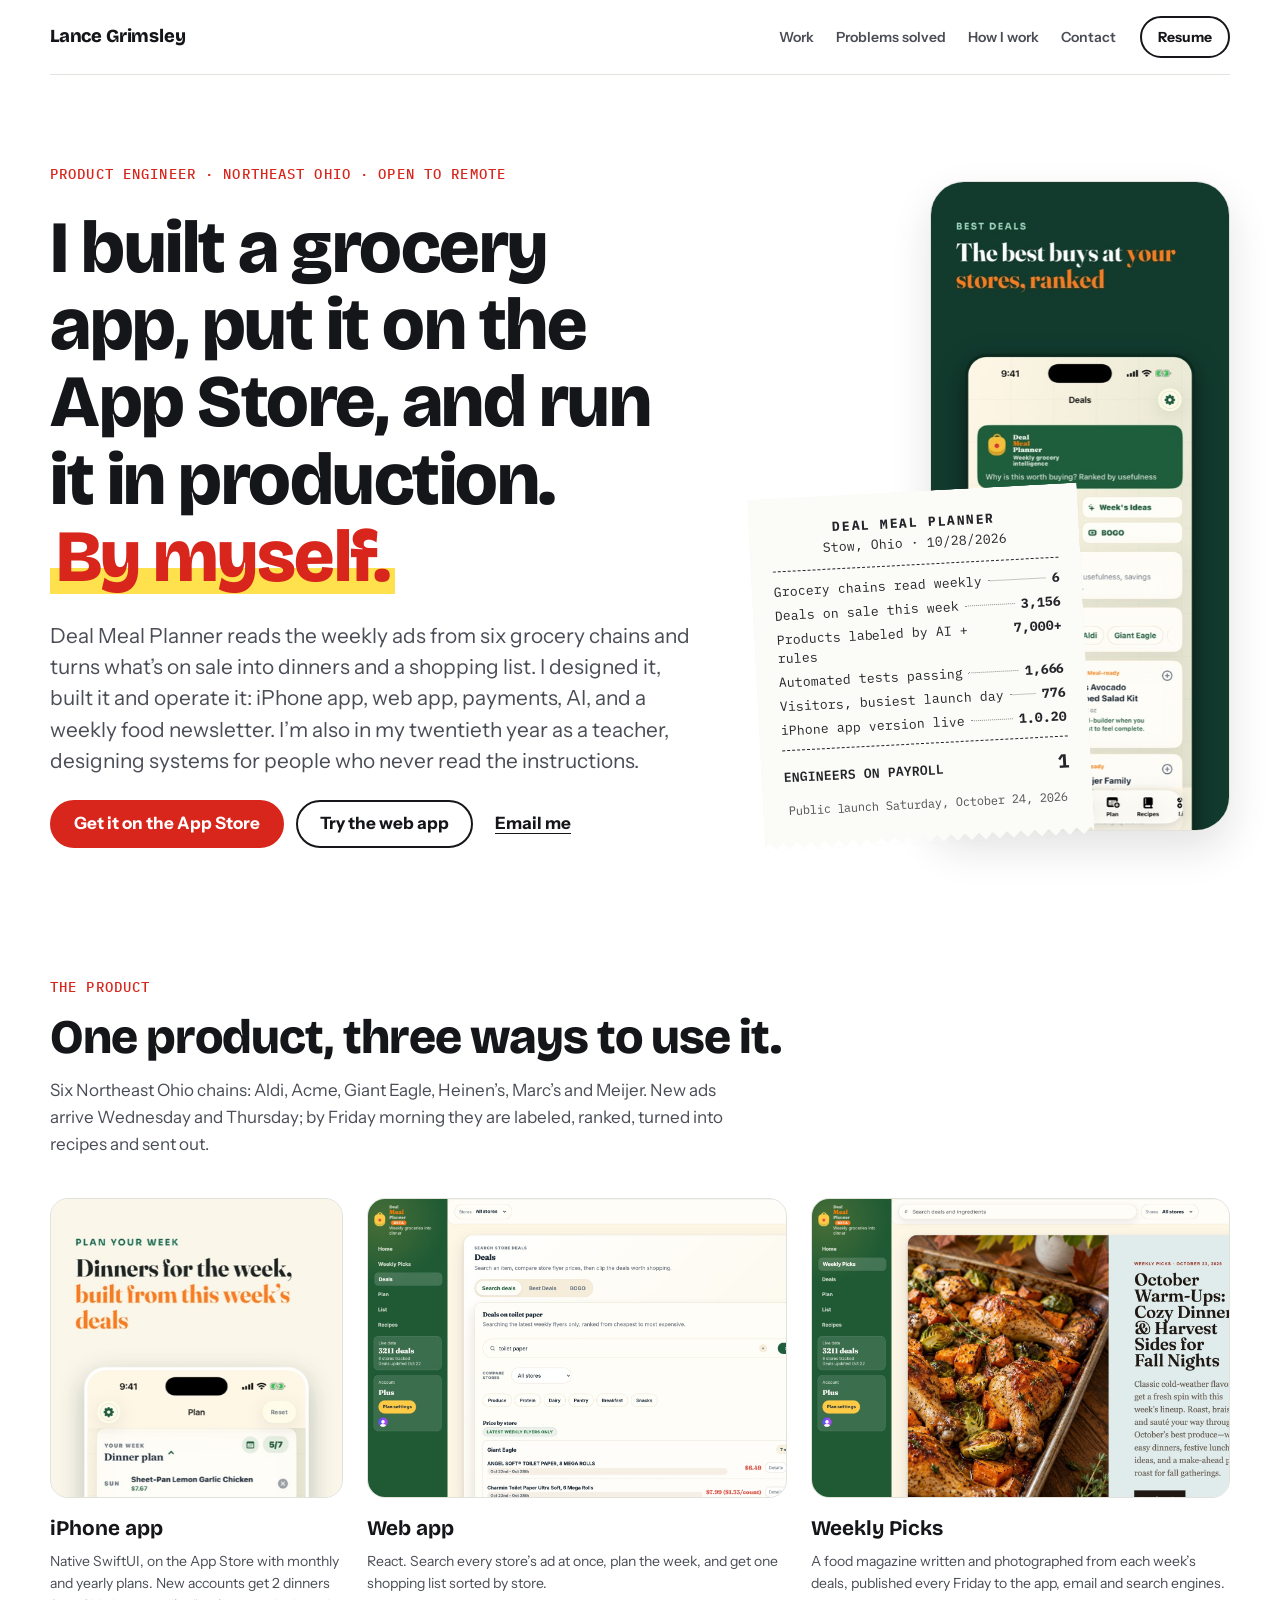
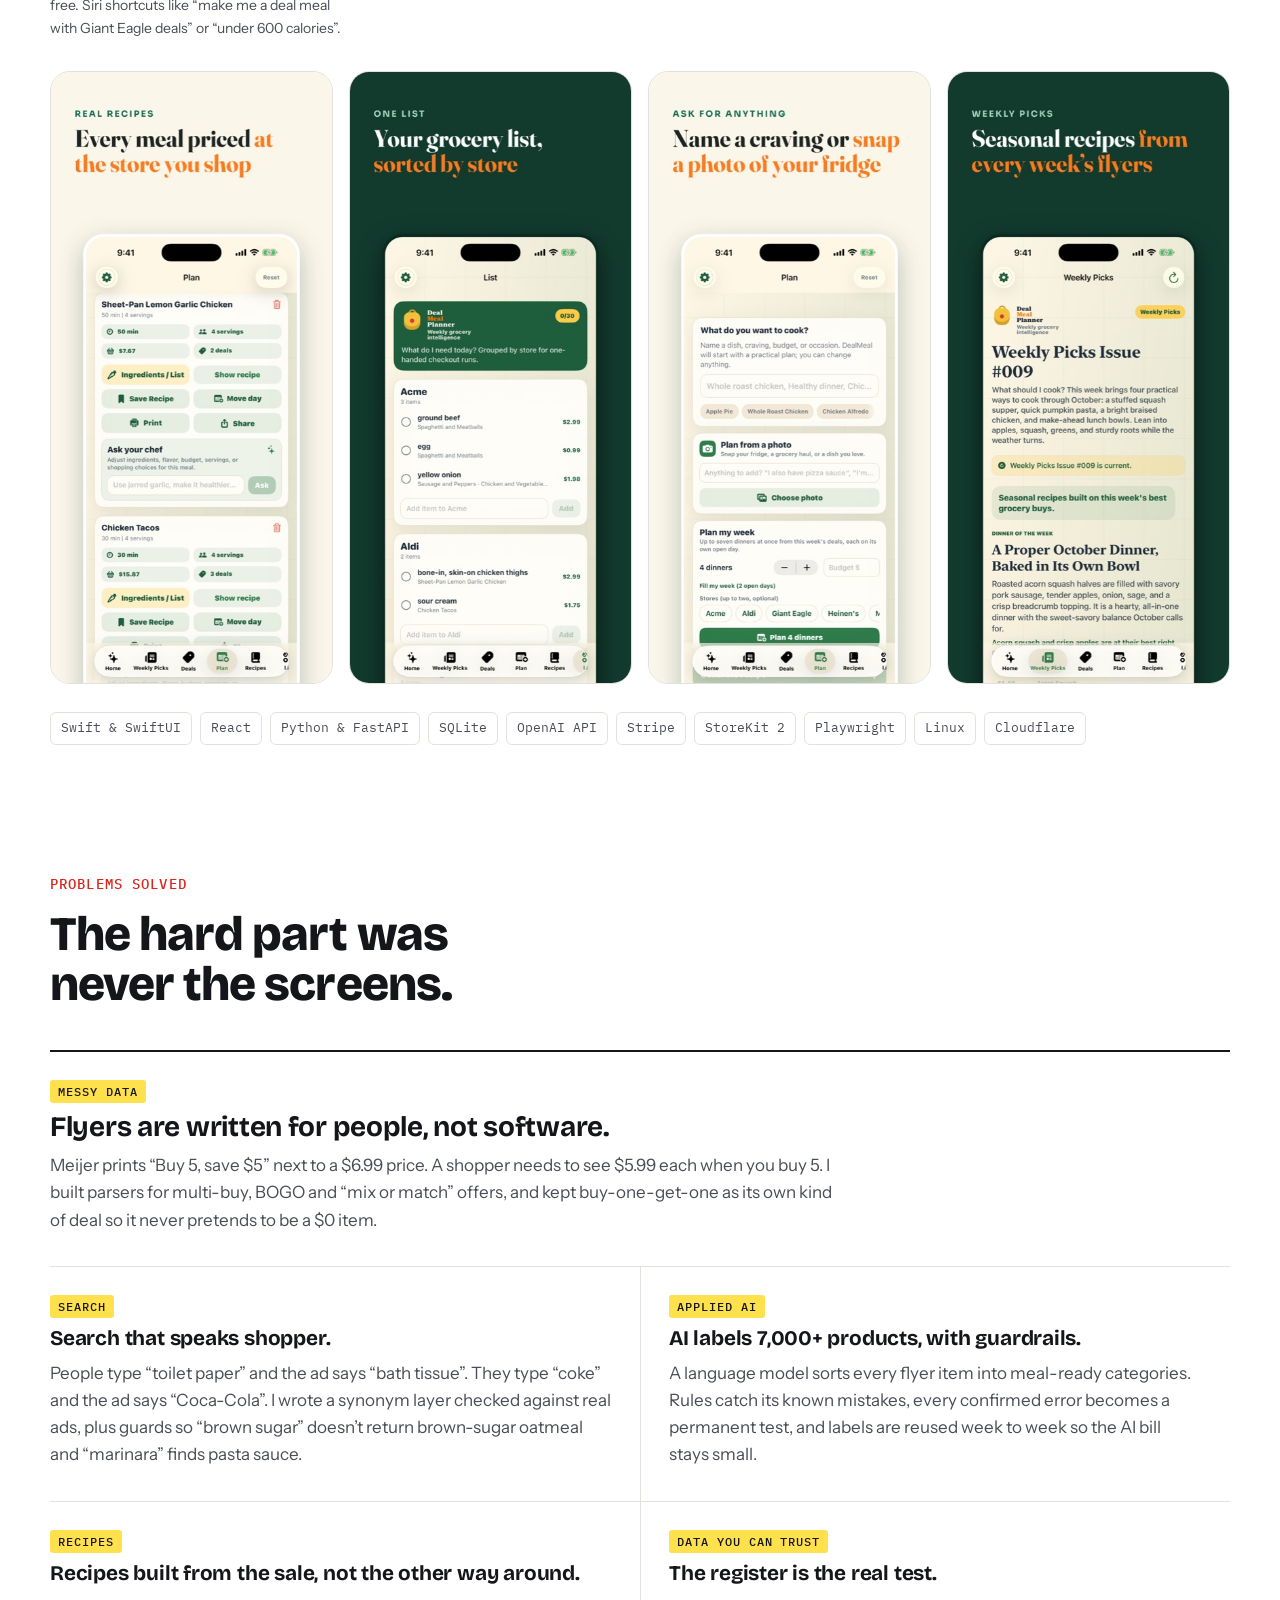
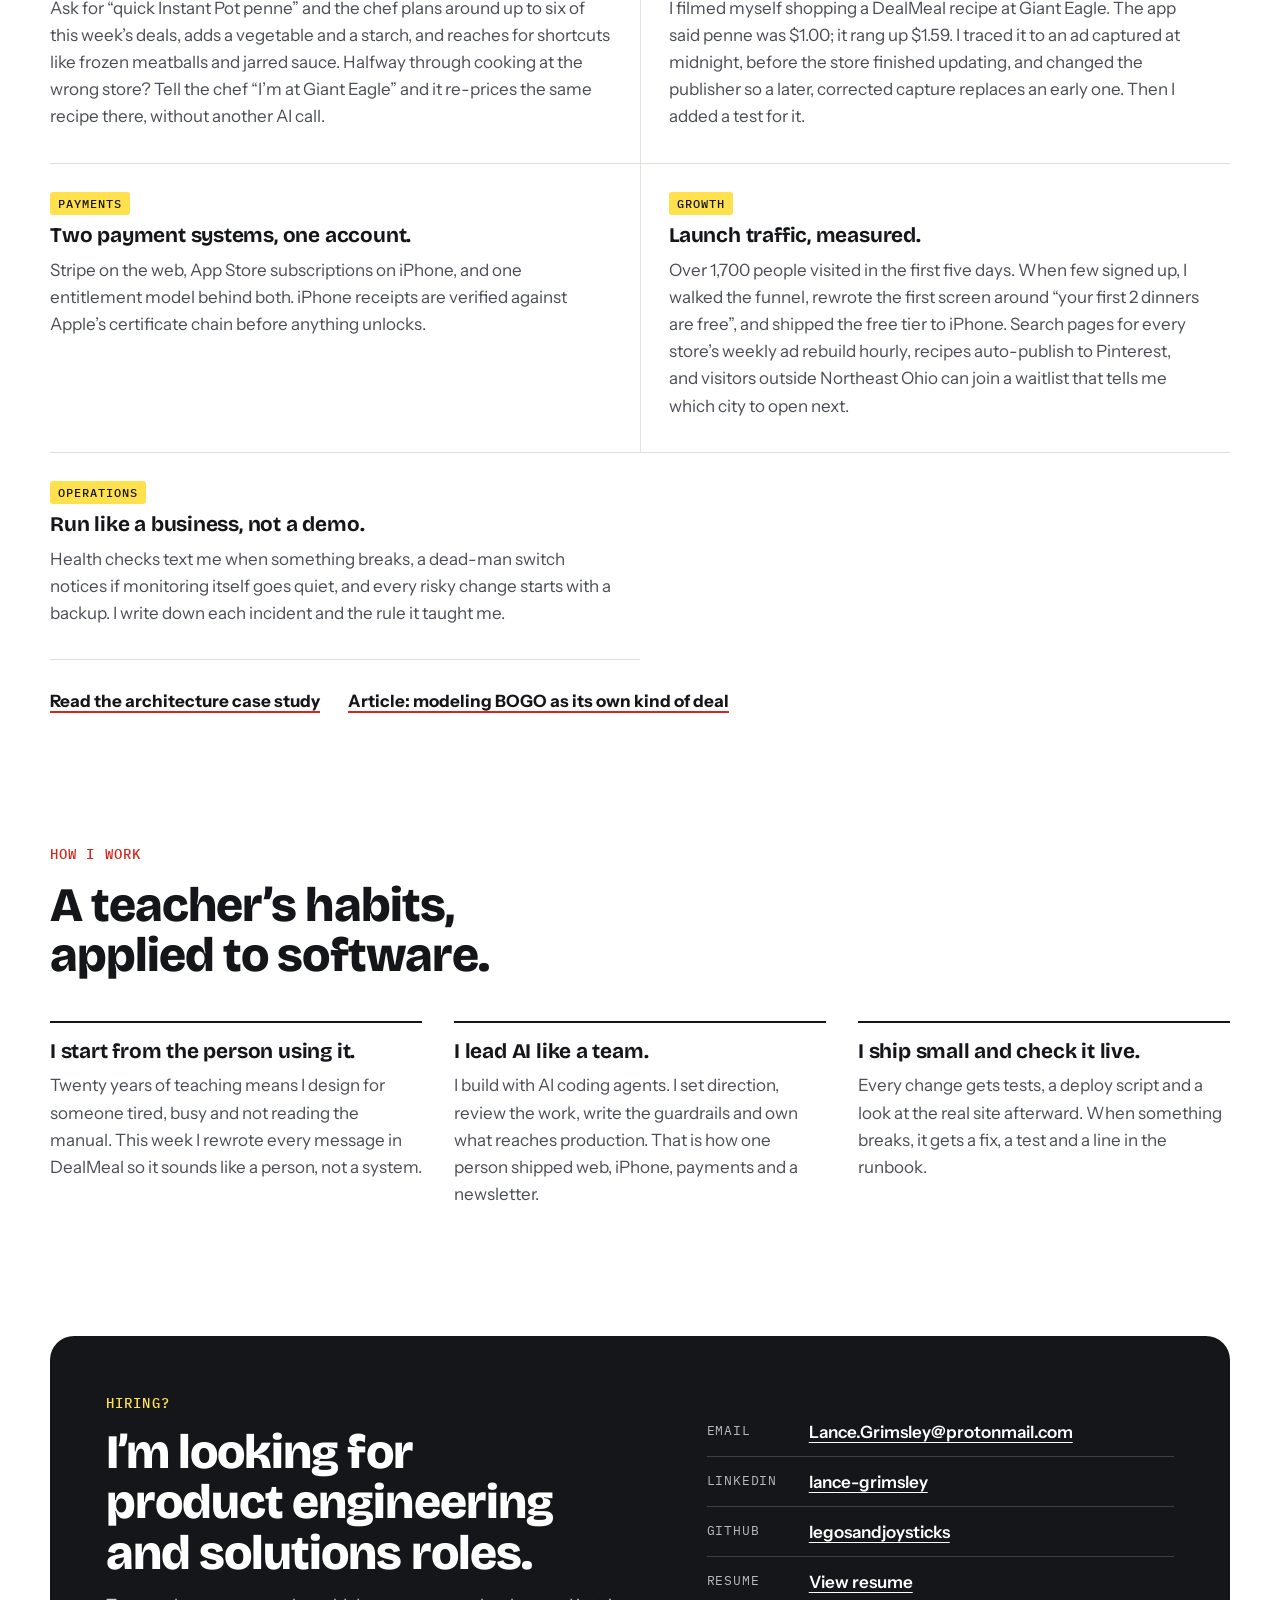
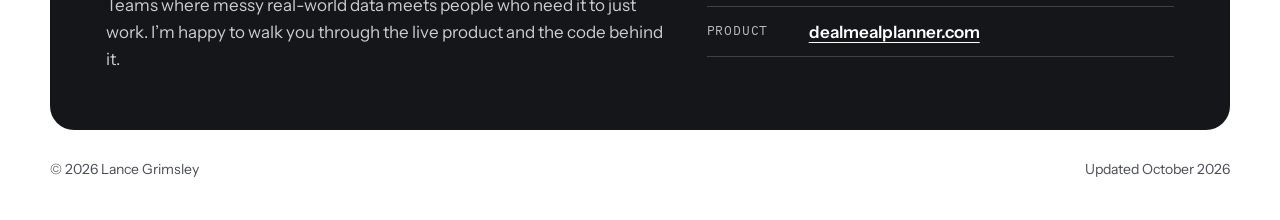
<file: index.html>
<!doctype html>
<html lang="en">
<head>
<meta charset="utf-8" />
<meta name="viewport" content="width=device-width, initial-scale=1" />
<title>Lance Grimsley · Product Engineer</title>
<meta name="description" content="I built Deal Meal Planner, a grocery deals app on the App Store and the web, and I run it in production by myself. Product engineer in Northeast Ohio, open to remote." />
<meta name="theme-color" content="#ffffff" media="(prefers-color-scheme: light)" />
<meta name="theme-color" content="#111214" media="(prefers-color-scheme: dark)" />
<meta property="og:title" content="Lance Grimsley · Product Engineer" />
<meta property="og:description" content="I built a grocery app, put it on the App Store, and run it in production. By myself." />
<meta property="og:url" content="https://legosandjoysticks.github.io/" />
<meta property="og:type" content="website" />
<meta property="og:image" content="https://legosandjoysticks.github.io/uploads/launch/web-weekly.jpg" />
<meta name="twitter:card" content="summary_large_image" />
<meta name="twitter:title" content="Lance Grimsley · Product Engineer" />
<meta name="twitter:description" content="I built a grocery app, put it on the App Store, and run it in production. By myself." />
<meta name="twitter:image" content="https://legosandjoysticks.github.io/uploads/launch/web-weekly.jpg" />
<link rel="preconnect" href="https://fonts.googleapis.com" />
<link rel="preconnect" href="https://fonts.gstatic.com" crossorigin />
<link href="https://fonts.googleapis.com/css2?family=Bricolage+Grotesque:opsz,wght@12..96,700;12..96,800&family=Instrument+Sans:wght@400;500;600;700&family=IBM+Plex+Mono:wght@400;500;600&display=swap" rel="stylesheet" />
  <script type="module" crossorigin src="/assets/index-DxsjBOxs.js"></script>
  <link rel="stylesheet" crossorigin href="/assets/index-C88bS9Bk.css">
</head>
<body>
<div id="root"></div>
</body>
</html>
</file>
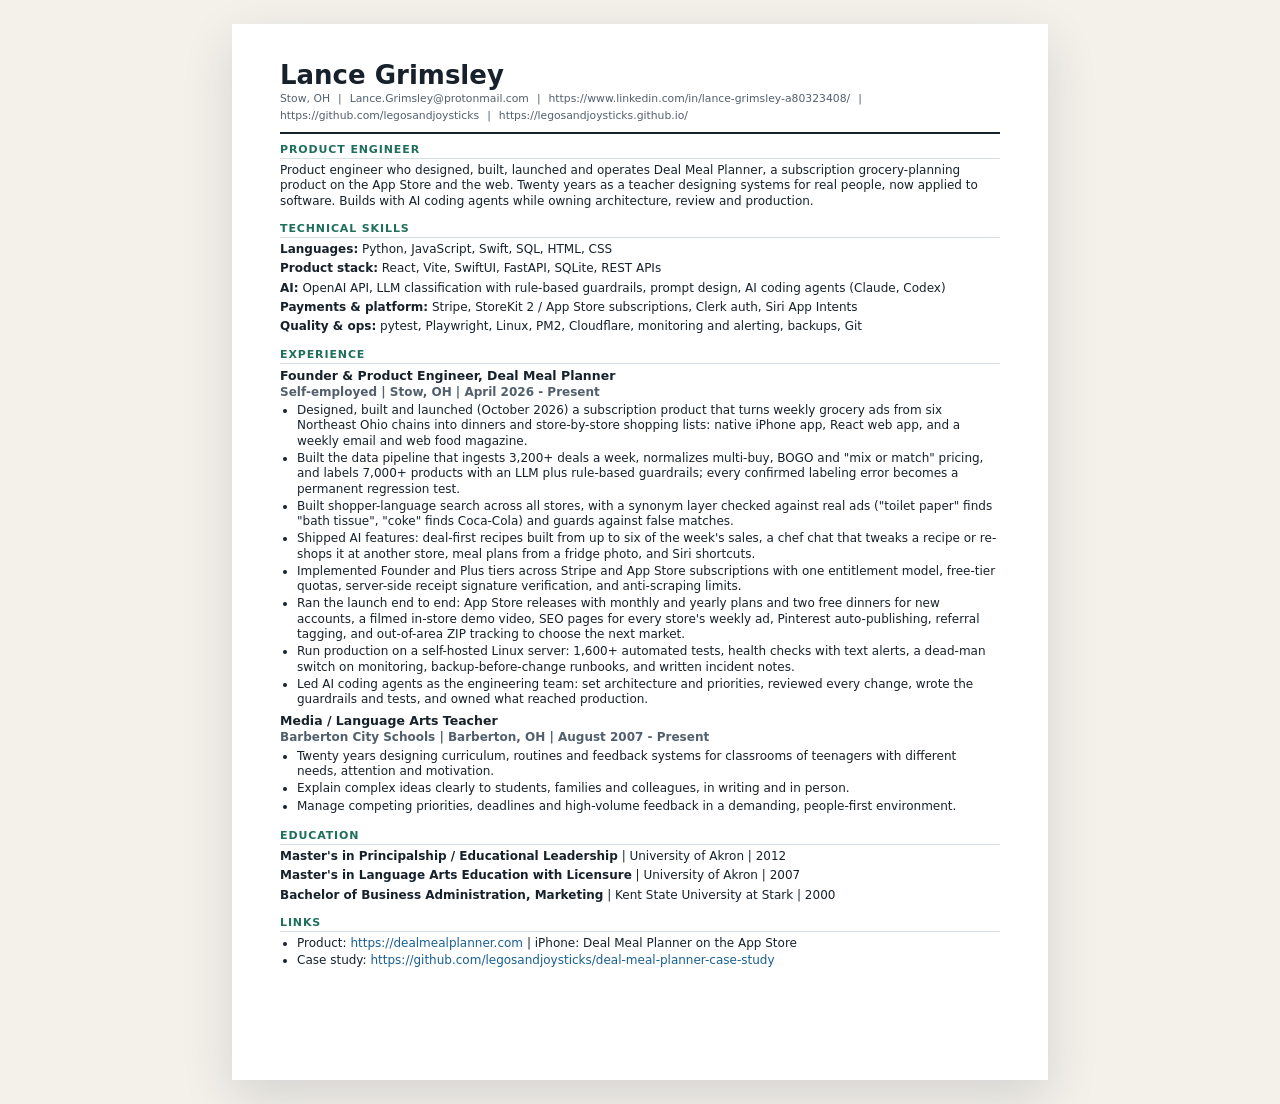
<file: resume-public.html>
<!doctype html>
<html lang="en">
<head>
<meta charset="utf-8" />
<meta name="viewport" content="width=device-width, initial-scale=1" />
<title>Lance Grimsley Resume</title>
<style>
:root {
  --ink: #17212b;
  --muted: #52606d;
  --rule: #d8dee6;
  --accent: #1f6f5b;
}

* { box-sizing: border-box; }

body {
  margin: 0;
  background: #f4f1eb;
  color: var(--ink);
  font-family: Inter, ui-sans-serif, system-ui, -apple-system, BlinkMacSystemFont, "Segoe UI", sans-serif;
  font-size: 12px;
  line-height: 1.28;
}

main {
  width: min(8.5in, calc(100% - 32px));
  min-height: 11in;
  margin: 24px auto;
  padding: 0.4in 0.5in;
  background: #fff;
  box-shadow: 0 18px 48px rgb(23 33 43 / 14%);
}

header {
  padding-bottom: 9px;
  border-bottom: 2px solid var(--ink);
}

h1, h2, h3, p { margin-top: 0; }

h1 {
  margin-bottom: 4px;
  font-size: 26px;
  line-height: 1;
  letter-spacing: 0;
}

.contact {
  display: flex;
  flex-wrap: wrap;
  gap: 3px 8px;
  margin: 0;
  color: var(--muted);
  font-size: 10.8px;
}

.contact a { color: inherit; text-decoration: none; }

section { padding-top: 8px; }

h2 {
  margin-bottom: 4px;
  border-bottom: 1px solid var(--rule);
  color: var(--accent);
  font-size: 11px;
  letter-spacing: 0.08em;
  line-height: 1.45;
  text-transform: uppercase;
}

h3 {
  margin-bottom: 2px;
  font-size: 12.5px;
  line-height: 1.2;
}

p { margin-bottom: 4px; }

.meta {
  margin-bottom: 3px;
  color: var(--muted);
  font-weight: 700;
}

a { color: #175f91; text-decoration: none; }

ul {
  margin: 0;
  padding-left: 17px;
}

li { margin-bottom: 1.8px; }

.item {
  break-inside: avoid;
  margin-bottom: 6px;
}

.skills p { margin-bottom: 2px; }

@media print {
  @page { size: letter; margin: 0.3in; }
  body { background: #fff; font-size: 10.15px; }
  main { width: 100%; min-height: auto; margin: 0; padding: 0; box-shadow: none; }
  section { padding-top: 5.5px; }
  h1 { font-size: 22px; }
  h2 { margin-bottom: 3px; font-size: 9.7px; }
  h3 { font-size: 11px; }
  li { margin-bottom: 1px; }
  .item { margin-bottom: 4px; }
}
</style>
</head>
<body>
<main>
<header>
<h1>Lance Grimsley</h1>
<p class="contact"><span>Stow, OH</span>
<span>|</span>
<span>Lance.Grimsley@protonmail.com</span>
<span>|</span>
<span><a href="https://www.linkedin.com/in/lance-grimsley-a80323408/">https://www.linkedin.com/in/lance-grimsley-a80323408/</a></span>
<span>|</span>
<span><a href="https://github.com/legosandjoysticks">https://github.com/legosandjoysticks</a></span>
<span>|</span>
<span><a href="https://legosandjoysticks.github.io/">https://legosandjoysticks.github.io/</a></span></p>
</header>
<section>
<h2>Product Engineer</h2>
<p>Product engineer who designed, built, launched and operates Deal Meal Planner, a subscription grocery-planning product on the App Store and the web. Twenty years as a teacher designing systems for real people, now applied to software. Builds with AI coding agents while owning architecture, review and production.</p>
</section>
<section>
<h2>Technical Skills</h2>
<p><strong>Languages:</strong> Python, JavaScript, Swift, SQL, HTML, CSS</p>
<p><strong>Product stack:</strong> React, Vite, SwiftUI, FastAPI, SQLite, REST APIs</p>
<p><strong>AI:</strong> OpenAI API, LLM classification with rule-based guardrails, prompt design, AI coding agents (Claude, Codex)</p>
<p><strong>Payments &amp; platform:</strong> Stripe, StoreKit 2 / App Store subscriptions, Clerk auth, Siri App Intents</p>
<p><strong>Quality &amp; ops:</strong> pytest, Playwright, Linux, PM2, Cloudflare, monitoring and alerting, backups, Git</p>
</section>
<section>
<h2>Experience</h2>
<div class="item">
<h3>Founder &amp; Product Engineer, Deal Meal Planner</h3>
<p class="meta">Self-employed | Stow, OH | April 2026 - Present</p>
<ul>
<li>Designed, built and launched (October 2026) a subscription product that turns weekly grocery ads from six Northeast Ohio chains into dinners and store-by-store shopping lists: native iPhone app, React web app, and a weekly email and web food magazine.</li>
<li>Built the data pipeline that ingests 3,200+ deals a week, normalizes multi-buy, BOGO and &quot;mix or match&quot; pricing, and labels 7,000+ products with an LLM plus rule-based guardrails; every confirmed labeling error becomes a permanent regression test.</li>
<li>Built shopper-language search across all stores, with a synonym layer checked against real ads (&quot;toilet paper&quot; finds &quot;bath tissue&quot;, &quot;coke&quot; finds Coca-Cola) and guards against false matches.</li>
<li>Shipped AI features: deal-first recipes built from up to six of the week&#x27;s sales, a chef chat that tweaks a recipe or re-shops it at another store, meal plans from a fridge photo, and Siri shortcuts.</li>
<li>Implemented Founder and Plus tiers across Stripe and App Store subscriptions with one entitlement model, free-tier quotas, server-side receipt signature verification, and anti-scraping limits.</li>
<li>Ran the launch end to end: App Store releases with monthly and yearly plans and two free dinners for new accounts, a filmed in-store demo video, SEO pages for every store&#x27;s weekly ad, Pinterest auto-publishing, referral tagging, and out-of-area ZIP tracking to choose the next market.</li>
<li>Run production on a self-hosted Linux server: 1,600+ automated tests, health checks with text alerts, a dead-man switch on monitoring, backup-before-change runbooks, and written incident notes.</li>
<li>Led AI coding agents as the engineering team: set architecture and priorities, reviewed every change, wrote the guardrails and tests, and owned what reached production.</li>
</ul>
</div>
<div class="item">
<h3>Media / Language Arts Teacher</h3>
<p class="meta">Barberton City Schools | Barberton, OH | August 2007 - Present</p>
<ul>
<li>Twenty years designing curriculum, routines and feedback systems for classrooms of teenagers with different needs, attention and motivation.</li>
<li>Explain complex ideas clearly to students, families and colleagues, in writing and in person.</li>
<li>Manage competing priorities, deadlines and high-volume feedback in a demanding, people-first environment.</li>
</ul>
</div>
</section>
<section>
<h2>Education</h2>
<p><strong>Master&#x27;s in Principalship / Educational Leadership</strong> | University of Akron | 2012</p>
<p><strong>Master&#x27;s in Language Arts Education with Licensure</strong> | University of Akron | 2007</p>
<p><strong>Bachelor of Business Administration, Marketing</strong> | Kent State University at Stark | 2000</p>
</section>
<section>
<h2>Links</h2>
<ul>
<li>Product: <a href="https://dealmealplanner.com">https://dealmealplanner.com</a> | iPhone: Deal Meal Planner on the App Store</li>
<li>Case study: <a href="https://github.com/legosandjoysticks/deal-meal-planner-case-study">https://github.com/legosandjoysticks/deal-meal-planner-case-study</a></li>
</ul>
</section>
</main>
</body>
</html>
</file>
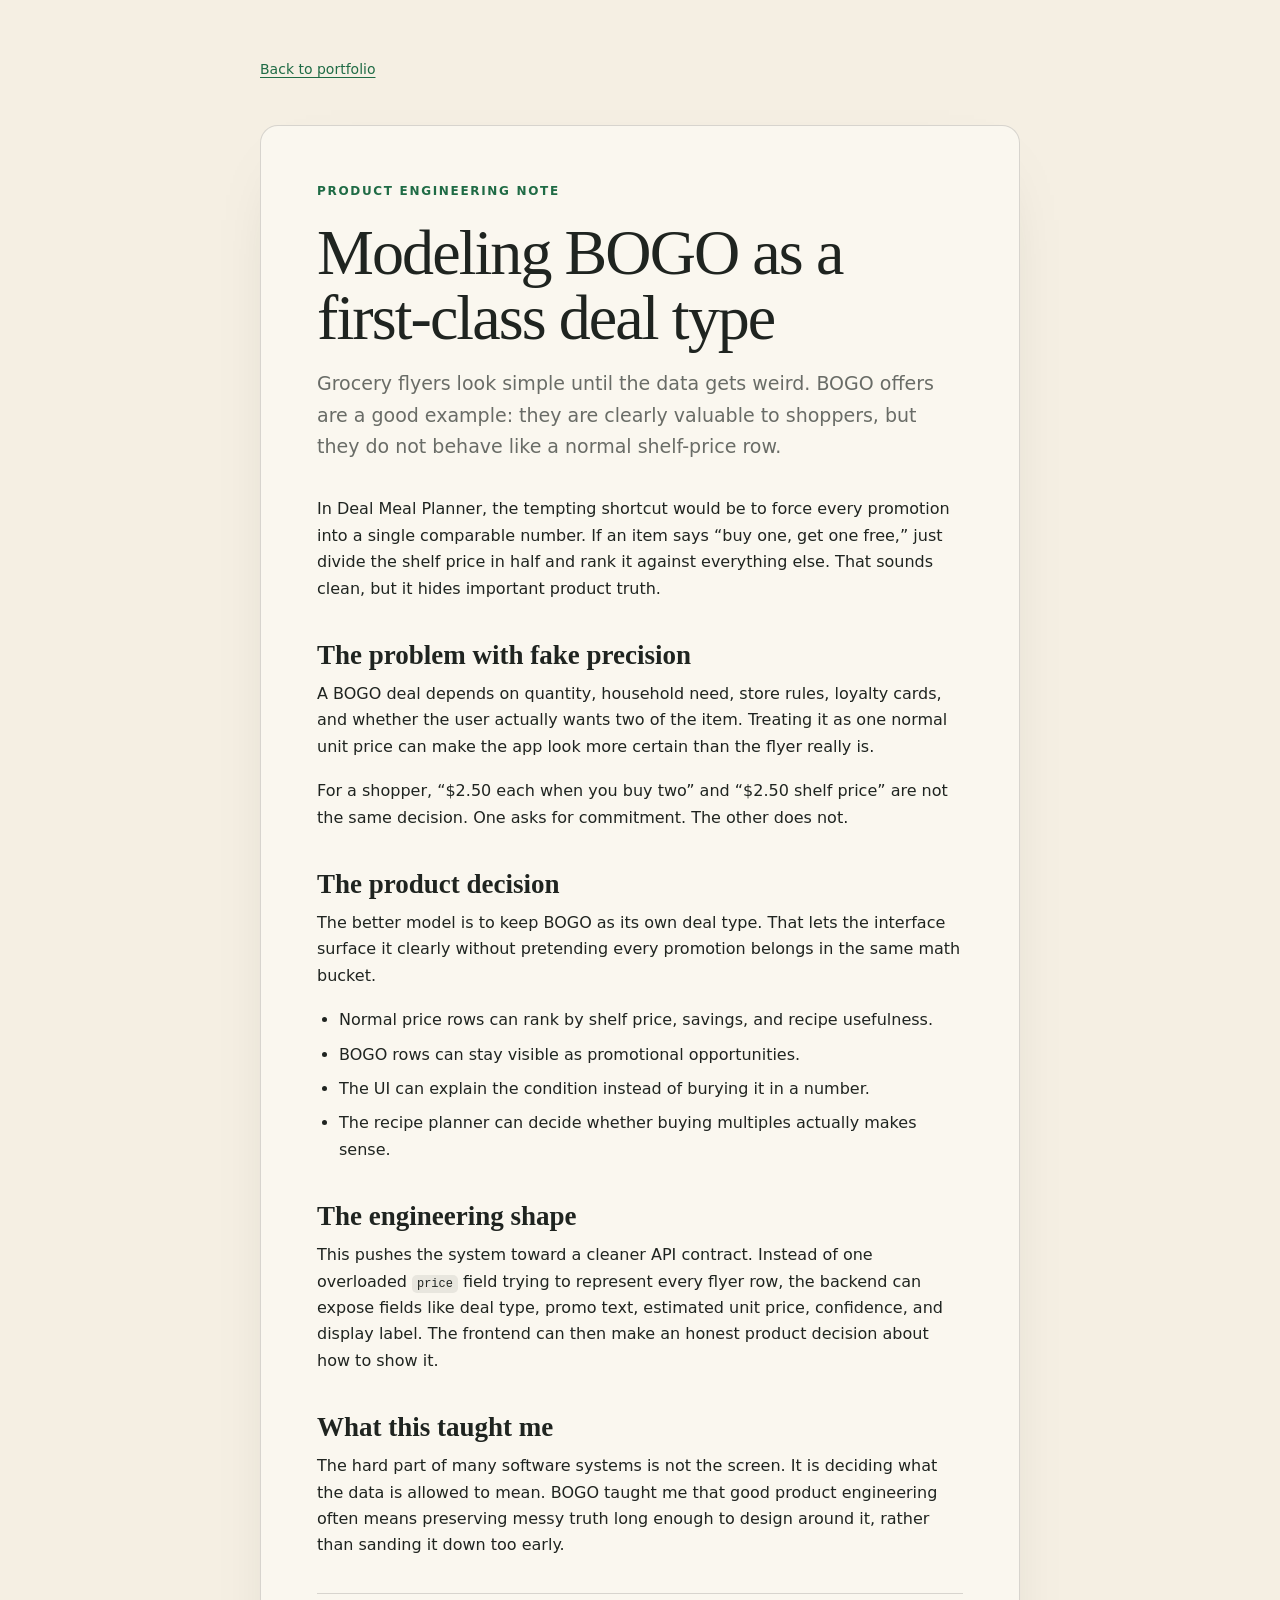
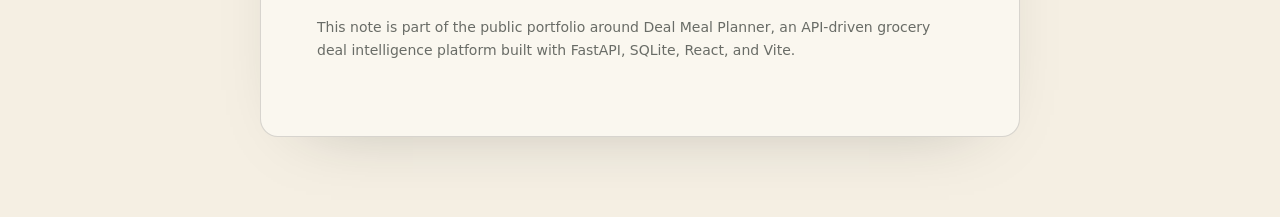
<file: writing/modeling-bogo-as-first-class-deal-type.html>
<!doctype html>
<html lang="en">
<head>
<meta charset="utf-8" />
<meta name="viewport" content="width=device-width, initial-scale=1" />
<title>Modeling BOGO as a First-Class Deal Type - Lance Grimsley</title>
<meta
  name="description"
  content="A short product-engineering note on why Deal Meal Planner treats BOGO grocery offers as first-class deal data instead of forcing them into normal unit-price math."
/>
<meta property="og:title" content="Modeling BOGO as a First-Class Deal Type" />
<meta
  property="og:description"
  content="Why promotional grocery rows deserve their own product and data model instead of fake precision."
/>
<meta property="og:type" content="article" />
<meta property="og:url" content="https://legosandjoysticks.github.io/writing/modeling-bogo-as-first-class-deal-type.html" />
<meta property="og:image" content="https://legosandjoysticks.github.io/uploads/dealmeal-dashboard.png" />
<style>
  :root {
    color-scheme: light;
    --paper: #f5efe3;
    --card: #fbf8f1;
    --ink: #1f2420;
    --muted: rgba(31, 36, 32, 0.66);
    --rule: rgba(31, 36, 32, 0.16);
    --accent: #1f6b45;
  }
  * { box-sizing: border-box; }
  body {
    margin: 0;
    background: var(--paper);
    color: var(--ink);
    font-family: Inter, ui-sans-serif, system-ui, -apple-system, BlinkMacSystemFont, "Segoe UI", sans-serif;
    line-height: 1.65;
  }
  main {
    width: min(760px, calc(100% - 40px));
    margin: 0 auto;
    padding: 56px 0 80px;
  }
  a { color: var(--accent); text-decoration-thickness: 1px; text-underline-offset: 3px; }
  .back {
    display: inline-flex;
    margin-bottom: 44px;
    font-size: 14px;
  }
  article {
    background: color-mix(in oklab, var(--card) 86%, var(--paper));
    border: 1px solid var(--rule);
    border-radius: 18px;
    padding: clamp(28px, 6vw, 56px);
    box-shadow: 0 24px 70px -46px rgba(31, 36, 32, 0.35);
  }
  .eyebrow {
    margin: 0 0 18px;
    color: var(--accent);
    font-size: 12px;
    font-weight: 700;
    letter-spacing: 0.14em;
    text-transform: uppercase;
  }
  h1 {
    margin: 0 0 18px;
    font-family: Georgia, "Times New Roman", serif;
    font-weight: 500;
    font-size: clamp(38px, 8vw, 64px);
    line-height: 1.02;
    letter-spacing: -0.03em;
  }
  .dek {
    margin: 0 0 34px;
    color: var(--muted);
    font-size: 19px;
  }
  h2 {
    margin: 38px 0 10px;
    font-family: Georgia, "Times New Roman", serif;
    font-size: 27px;
    line-height: 1.15;
  }
  p { margin: 0 0 18px; }
  ul { margin: 0 0 22px; padding-left: 22px; }
  li { margin: 8px 0; }
  code {
    padding: 2px 5px;
    border-radius: 5px;
    background: rgba(31, 36, 32, 0.08);
    font-size: 0.92em;
  }
  .note {
    margin-top: 34px;
    padding-top: 22px;
    border-top: 1px solid var(--rule);
    color: var(--muted);
    font-size: 14px;
  }
</style>
</head>
<body>
<main>
  <a class="back" href="/">Back to portfolio</a>
  <article>
    <p class="eyebrow">Product engineering note</p>
    <h1>Modeling BOGO as a first-class deal type</h1>
    <p class="dek">
      Grocery flyers look simple until the data gets weird. BOGO offers are a good
      example: they are clearly valuable to shoppers, but they do not behave like a
      normal shelf-price row.
    </p>

    <p>
      In Deal Meal Planner, the tempting shortcut would be to force every promotion
      into a single comparable number. If an item says “buy one, get one free,” just
      divide the shelf price in half and rank it against everything else. That sounds
      clean, but it hides important product truth.
    </p>

    <h2>The problem with fake precision</h2>
    <p>
      A BOGO deal depends on quantity, household need, store rules, loyalty cards,
      and whether the user actually wants two of the item. Treating it as one normal
      unit price can make the app look more certain than the flyer really is.
    </p>
    <p>
      For a shopper, “$2.50 each when you buy two” and “$2.50 shelf price” are not
      the same decision. One asks for commitment. The other does not.
    </p>

    <h2>The product decision</h2>
    <p>
      The better model is to keep BOGO as its own deal type. That lets the interface
      surface it clearly without pretending every promotion belongs in the same math
      bucket.
    </p>
    <ul>
      <li>Normal price rows can rank by shelf price, savings, and recipe usefulness.</li>
      <li>BOGO rows can stay visible as promotional opportunities.</li>
      <li>The UI can explain the condition instead of burying it in a number.</li>
      <li>The recipe planner can decide whether buying multiples actually makes sense.</li>
    </ul>

    <h2>The engineering shape</h2>
    <p>
      This pushes the system toward a cleaner API contract. Instead of one overloaded
      <code>price</code> field trying to represent every flyer row, the backend can expose
      fields like deal type, promo text, estimated unit price, confidence, and display
      label. The frontend can then make an honest product decision about how to show it.
    </p>

    <h2>What this taught me</h2>
    <p>
      The hard part of many software systems is not the screen. It is deciding what
      the data is allowed to mean. BOGO taught me that good product engineering often
      means preserving messy truth long enough to design around it, rather than sanding
      it down too early.
    </p>

    <p class="note">
      This note is part of the public portfolio around Deal Meal Planner, an API-driven
      grocery deal intelligence platform built with FastAPI, SQLite, React, and Vite.
    </p>
  </article>
</main>
</body>
</html>
</file>
<file: assets/index-C88bS9Bk.css>
:root{--paper: #ffffff;--paper-2: #f4f4f1;--ink: #15161a;--ink-2: #4a4d55;--line: #e2e2dc;--sale: #d8261c;--tag: #ffe14d;--receipt: #fbfbf7;--receipt-ink: #24252a;--shadow: 0 18px 40px rgba(21, 22, 26, .12);--display: "Bricolage Grotesque", "Arial Narrow", Arial, sans-serif;--body: "Instrument Sans", "Helvetica Neue", Arial, sans-serif;--mono: "IBM Plex Mono", ui-monospace, Menlo, monospace;--step--1: .875rem;--step-0: 1.0625rem;--step-1: 1.3rem;--step-2: 1.75rem;--step-3: clamp(2rem, 4.2vw, 3rem);--step-4: clamp(2.5rem, 6vw, 4.6rem);color-scheme:light}@media(prefers-color-scheme:dark){:root:not([data-theme=light]){--paper: #111214;--paper-2: #18191c;--ink: #f3f2ee;--ink-2: #b4b6bd;--line: #2b2d32;--sale: #ff5b4f;--tag: #ffd84d;--receipt: #1d1e22;--receipt-ink: #e9e8e2;--shadow: 0 18px 40px rgba(0, 0, 0, .45);color-scheme:dark}}:root[data-theme=dark]{--paper: #111214;--paper-2: #18191c;--ink: #f3f2ee;--ink-2: #b4b6bd;--line: #2b2d32;--sale: #ff5b4f;--tag: #ffd84d;--receipt: #1d1e22;--receipt-ink: #e9e8e2;--shadow: 0 18px 40px rgba(0, 0, 0, .45);color-scheme:dark}*{box-sizing:border-box}html{scroll-behavior:smooth}body{margin:0;background:var(--paper);color:var(--ink);font-family:var(--body);font-size:var(--step-0);line-height:1.6;padding-left:max(20px,env(safe-area-inset-left,0px));padding-right:max(20px,env(safe-area-inset-right,0px))}img{max-width:100%;display:block}a{color:inherit}a:focus-visible,.btn:focus-visible{outline:3px solid var(--sale);outline-offset:3px;border-radius:6px}main{max-width:1180px;margin:0 auto;display:grid;gap:clamp(72px,10vw,128px);padding-bottom:32px}h1,h2,h3{font-family:var(--display);line-height:1.05;margin:0;text-wrap:balance;letter-spacing:-.02em}h1{font-size:var(--step-4);font-weight:800}h2{font-size:var(--step-3);font-weight:800}h3{font-size:var(--step-1);font-weight:700;letter-spacing:-.01em}p{margin:0}.eyebrow{font-family:var(--mono);font-size:var(--step--1);letter-spacing:.08em;text-transform:uppercase;color:var(--sale);font-weight:500}.nav{position:sticky;top:env(safe-area-inset-top,0px);z-index:10;max-width:1180px;margin:0 auto;display:flex;align-items:center;gap:24px;padding-block:16px;background:var(--paper);border-bottom:1px solid var(--line)}.nav-name{font-family:var(--display);font-weight:800;font-size:1.15rem;text-decoration:none;letter-spacing:-.01em}.nav-links{display:flex;gap:22px;margin-left:auto}.nav-links a{text-decoration:none;color:var(--ink-2);font-size:var(--step--1);font-weight:600}.nav-links a:hover{color:var(--ink)}.nav-resume{text-decoration:none;font-weight:700;font-size:var(--step--1);padding:8px 16px;border:2px solid var(--ink);border-radius:999px}.nav-resume:hover{background:var(--ink);color:var(--paper)}@media(max-width:720px){.nav-links{display:none}.nav-resume{margin-left:auto}}.actions{display:flex;flex-wrap:wrap;gap:12px}.btn{display:inline-flex;align-items:center;min-height:48px;padding:0 22px;border-radius:999px;border:2px solid var(--ink);font-weight:700;text-decoration:none;transition:transform .15s ease}.btn:hover{transform:translateY(-2px)}.btn-primary{background:var(--sale);border-color:var(--sale);color:#fff}.btn-quiet{border-color:transparent;text-decoration:underline;text-underline-offset:4px;padding:0 8px}.hero{display:grid;grid-template-columns:minmax(0,1.15fr) minmax(0,.85fr);gap:clamp(32px,5vw,72px);align-items:center;padding-top:clamp(40px,7vw,88px)}.hero-copy{display:grid;gap:24px}.sale{color:var(--sale);background:linear-gradient(transparent 62%,var(--tag) 62%,var(--tag) 92%,transparent 92%);padding:0 .08em;white-space:nowrap}.lede{font-size:var(--step-1);line-height:1.5;color:var(--ink-2);max-width:36em}.hero-art{position:relative;min-height:560px}.hero-phone{width:min(300px,70%);border-radius:34px;box-shadow:var(--shadow);margin-left:auto;border:1px solid var(--line)}.receipt{position:absolute;left:0;bottom:-12px;width:min(330px,86%);margin:0;background:var(--receipt);color:var(--receipt-ink);font-family:var(--mono);font-size:.82rem;line-height:1.5;padding:22px 22px 30px;transform:rotate(-3deg);box-shadow:var(--shadow);-webkit-mask:conic-gradient(from -45deg at bottom,#0000,#000 1deg 89deg,#0000 90deg) 50% / 14px 100%;mask:conic-gradient(from -45deg at bottom,#0000,#000 1deg 89deg,#0000 90deg) 50% / 14px 100%;font-variant-numeric:tabular-nums}.receipt-head{display:grid;text-align:center;padding-bottom:12px;border-bottom:1px dashed currentColor;margin-bottom:10px}.receipt-head strong{letter-spacing:.12em}.receipt ul{list-style:none;margin:0;padding:0;display:grid;gap:4px}.receipt li,.receipt-total{display:flex;align-items:baseline;gap:6px}.receipt li i{flex:1;border-bottom:1px dotted currentColor;opacity:.5;transform:translateY(-4px)}.receipt-total{margin-top:10px;padding-top:10px;border-top:1px dashed currentColor;font-weight:600;justify-content:space-between;text-transform:uppercase}.receipt-total b{font-size:1.2rem}.receipt-foot{text-align:center;margin-top:12px;font-size:.75rem;opacity:.8}@media(max-width:900px){.hero{grid-template-columns:1fr}.hero-art{min-height:0;display:grid;gap:24px;justify-items:center}.hero-phone{margin:0 auto;width:min(280px,80%)}.receipt{position:static;transform:rotate(-1.5deg);width:min(360px,100%)}}.section-head{display:grid;gap:14px;max-width:760px;margin-bottom:40px}.section-lede{color:var(--ink-2);font-size:var(--step-0);max-width:40em}.surfaces{display:grid;grid-template-columns:minmax(0,.7fr) minmax(0,1fr) minmax(0,1fr);gap:24px;align-items:start}.surface{margin:0;display:grid;gap:14px}.surface-frame{border-radius:18px;overflow:hidden;border:1px solid var(--line);background:var(--paper-2)}.surface-frame{height:300px}.surface-frame img{width:100%;height:100%;object-fit:cover;object-position:top left}.surface-phone .surface-frame img{object-position:top center}.surface figcaption{display:grid;gap:4px;font-size:var(--step--1);color:var(--ink-2)}.surface figcaption strong{font-family:var(--display);font-size:var(--step-1);color:var(--ink)}@media(max-width:900px){.surfaces{grid-template-columns:1fr}.surface-frame{height:auto;aspect-ratio:16 / 10}.surface-phone .surface-frame{aspect-ratio:4 / 3}}.phone-strip{margin-top:32px;display:grid;grid-template-columns:repeat(4,minmax(0,1fr));gap:16px}.phone-strip img{border-radius:20px;border:1px solid var(--line)}@media(max-width:640px){.phone-strip{grid-template-columns:repeat(2,minmax(0,1fr))}}.stack{margin-top:28px;display:flex;flex-wrap:wrap;gap:8px}.stack span{font-family:var(--mono);font-size:.8rem;padding:5px 10px;border:1px solid var(--line);border-radius:6px;color:var(--ink-2)}.problem-list{list-style:none;margin:0;padding:0;display:grid;grid-template-columns:repeat(2,minmax(0,1fr));border-top:2px solid var(--ink)}.problem{padding:28px 28px 32px 0;border-bottom:1px solid var(--line);display:grid;gap:10px;align-content:start}.problem:first-child{grid-column:1 / -1;padding-right:0}.problem:first-child h3{font-size:var(--step-2);max-width:22em}.problem:first-child p{max-width:46em}.problem p{color:var(--ink-2)}.tag{justify-self:start;font-family:var(--mono);font-size:.75rem;text-transform:uppercase;letter-spacing:.08em;background:var(--tag);color:#15161a;padding:2px 8px;border-radius:3px;font-weight:500}.problem:nth-child(2n){padding-left:0;padding-right:28px;border-left:0}.problem:nth-child(odd):not(:first-child){padding-left:28px;border-left:1px solid var(--line)}@media(max-width:760px){.problem-list{grid-template-columns:1fr}.problem,.problem:nth-child(odd):not(:first-child){padding:24px 0;border-left:0}}.further{margin-top:28px;display:flex;flex-wrap:wrap;gap:12px 28px}.further a{font-weight:700;text-underline-offset:4px;text-decoration-color:var(--sale);text-decoration-thickness:2px}.habits{display:grid;grid-template-columns:repeat(3,minmax(0,1fr));gap:32px}.habit{display:grid;gap:10px;align-content:start;padding-top:18px;border-top:2px solid var(--ink)}.habit p{color:var(--ink-2)}@media(max-width:860px){.habits{grid-template-columns:1fr;gap:24px}}.contact-card{display:grid;grid-template-columns:minmax(0,1.2fr) minmax(0,1fr);gap:40px;background:var(--ink);color:var(--paper);border-radius:24px;padding:clamp(28px,5vw,56px)}.contact-card .section-lede{color:color-mix(in srgb,var(--paper) 78%,transparent);margin-top:14px}.contact-card h2{margin-top:12px}.contact-card .eyebrow{color:var(--tag)}.contact-list{list-style:none;margin:0;padding:0;display:grid;gap:2px;align-content:center}.contact-list li{display:grid;grid-template-columns:90px minmax(0,1fr);gap:12px;padding:10px 0;border-bottom:1px solid color-mix(in srgb,var(--paper) 18%,transparent)}.contact-list span{font-family:var(--mono);font-size:.8rem;text-transform:uppercase;letter-spacing:.06em;opacity:.7;padding-top:2px}.contact-list a{font-weight:600;overflow-wrap:anywhere;text-underline-offset:4px}@media(max-width:860px){.contact-card{grid-template-columns:1fr}}.foot{display:flex;flex-wrap:wrap;justify-content:space-between;gap:8px;padding-block:28px 8px;font-size:var(--step--1);color:var(--ink-2)}@media(prefers-reduced-motion:reduce){html{scroll-behavior:auto}.btn{transition:none}.btn:hover{transform:none}}
</file>
